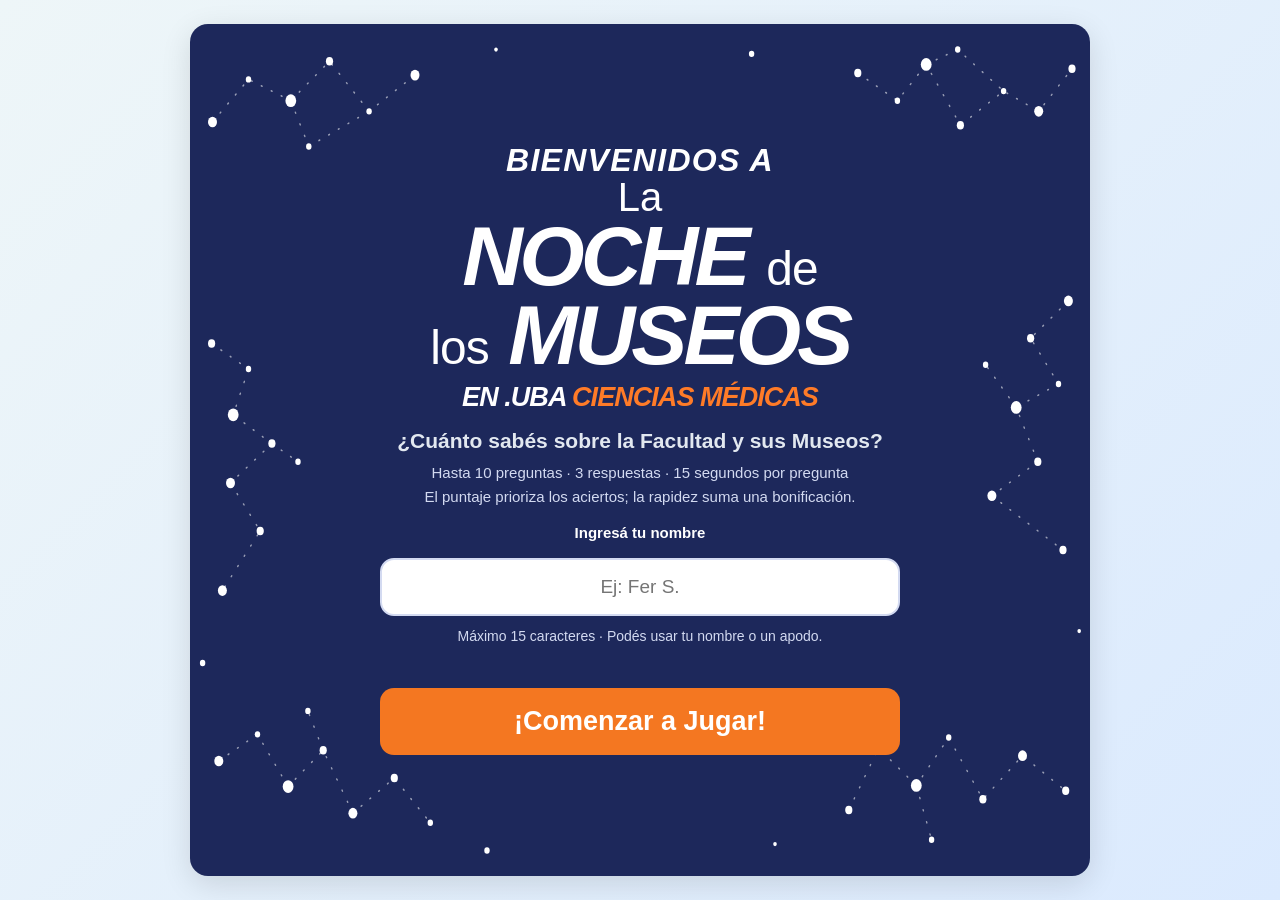
<file: index.html>
<!doctype html>
<html lang="es">
  <head>
    <meta charset="UTF-8" />
    <meta name="viewport" content="width=device-width, initial-scale=1.0" />
    <title>Trivia - Facultad de Medicina UBA y sus Museos</title>
    <link rel="stylesheet" href="style.css" />
  </head>
  <body>
    <!-- Pantalla 1: Ingreso de Nombre -->
    <div id="pantalla-inicio" class="pantalla">
      <svg
        class="constelaciones-bienvenida"
        viewBox="0 0 1000 800"
        preserveAspectRatio="none"
        aria-hidden="true"
        focusable="false"
      >
        <g class="lineas-constelacion">
          <path d="M25 92 65 52 112 72 155 35 199 82 250 48M112 72 132 115 199 82" />
          <path d="M742 46 786 72 818 38 856 95 904 63 943 82 980 42M818 38 853 24 904 63" />
          <path d="M24 300 65 324 48 367 91 394 45 431 78 476 36 532M91 394 120 411" />
          <path d="M976 260 934 295 965 338 918 360 942 411 891 443 970 494M918 360 884 320" />
          <path d="M32 692 75 667 109 716 148 682 181 741 227 708 267 750M148 682 131 645" />
          <path d="M732 738 765 680 807 715 843 670 881 728 925 687 973 720M807 715 824 766" />
        </g>
        <g class="estrellas-constelacion">
          <circle cx="25" cy="92" r="5" />
          <circle cx="65" cy="52" r="3" />
          <circle cx="112" cy="72" r="6" />
          <circle cx="155" cy="35" r="4" />
          <circle cx="199" cy="82" r="3" />
          <circle cx="250" cy="48" r="5" />
          <circle cx="132" cy="115" r="3" />
          <circle cx="742" cy="46" r="4" />
          <circle cx="786" cy="72" r="3" />
          <circle cx="818" cy="38" r="6" />
          <circle cx="856" cy="95" r="4" />
          <circle cx="904" cy="63" r="3" />
          <circle cx="943" cy="82" r="5" />
          <circle cx="980" cy="42" r="4" />
          <circle cx="853" cy="24" r="3" />
          <circle cx="24" cy="300" r="4" />
          <circle cx="65" cy="324" r="3" />
          <circle cx="48" cy="367" r="6" />
          <circle cx="91" cy="394" r="4" />
          <circle cx="45" cy="431" r="5" />
          <circle cx="78" cy="476" r="4" />
          <circle cx="36" cy="532" r="5" />
          <circle cx="120" cy="411" r="3" />
          <circle cx="976" cy="260" r="5" />
          <circle cx="934" cy="295" r="4" />
          <circle cx="965" cy="338" r="3" />
          <circle cx="918" cy="360" r="6" />
          <circle cx="942" cy="411" r="4" />
          <circle cx="891" cy="443" r="5" />
          <circle cx="970" cy="494" r="4" />
          <circle cx="884" cy="320" r="3" />
          <circle cx="32" cy="692" r="5" />
          <circle cx="75" cy="667" r="3" />
          <circle cx="109" cy="716" r="6" />
          <circle cx="148" cy="682" r="4" />
          <circle cx="181" cy="741" r="5" />
          <circle cx="227" cy="708" r="4" />
          <circle cx="267" cy="750" r="3" />
          <circle cx="131" cy="645" r="3" />
          <circle cx="732" cy="738" r="4" />
          <circle cx="765" cy="680" r="5" />
          <circle cx="807" cy="715" r="6" />
          <circle cx="843" cy="670" r="3" />
          <circle cx="881" cy="728" r="4" />
          <circle cx="925" cy="687" r="5" />
          <circle cx="973" cy="720" r="4" />
          <circle cx="824" cy="766" r="3" />
          <circle cx="340" cy="24" r="2" />
          <circle cx="624" cy="28" r="3" />
          <circle cx="14" cy="600" r="3" />
          <circle cx="988" cy="570" r="2" />
          <circle cx="330" cy="776" r="3" />
          <circle cx="650" cy="770" r="2" />
        </g>
      </svg>
      <div class="contenido-bienvenida">
        <h1 class="titulo-bienvenida">
          <span class="titulo-intro">BIENVENIDOS A</span>
          <span class="titulo-la">La</span>
          <span class="titulo-noche">NOCHE <span class="titulo-de">de</span></span>
          <span class="titulo-museos"><span class="titulo-los">los</span> MUSEOS</span>
          <span class="titulo-institucion">EN .UBA <span>CIENCIAS MÉDICAS</span></span>
        </h1>
        <p class="subtitulo">
          ¿Cuánto sabés sobre la Facultad y sus Museos?
        </p>
        <p class="detalle-juego">
          Hasta 10 preguntas · 3 respuestas · 15 segundos por pregunta
        </p>
        <p class="detalle-juego">
          El puntaje prioriza los aciertos; la rapidez suma una bonificación.
        </p>
        <p class="etiqueta-nombre"><strong>Ingresá tu nombre</strong></p>

        <input
          type="text"
          id="nombre-jugador"
          placeholder="Ej: Fer S."
          maxlength="15"
          minlength="2"
          autocomplete="nickname"
          aria-describedby="ayuda-nombre mensaje-nombre"
          required
        />
        <p id="ayuda-nombre" class="ayuda-nombre">
          Máximo 15 caracteres · Podés usar tu nombre o un apodo.
        </p>
        <p
          id="mensaje-nombre"
          class="mensaje-nombre"
          role="alert"
          aria-live="polite"
        ></p>
        <button id="btn-comenzar">¡Comenzar a Jugar!</button>
      </div>
    </div>

    <!-- Pantalla 2: El Juego (Oculto al inicio) -->
    <div id="pantalla-juego" class="pantalla" style="display: none">
      <div class="temporizador-pregunta">
        <div
          class="reloj-pregunta"
          role="timer"
          aria-label="Tiempo para responder"
        >
          <span id="tiempo-restante">15</span>
          <span class="unidad-tiempo">s</span>
        </div>
        <div
          class="barra-tiempo-contenedor"
          role="progressbar"
          aria-label="Tiempo restante"
          aria-valuemin="0"
          aria-valuemax="15"
          aria-valuenow="15"
        >
          <div id="barra-tiempo"></div>
        </div>
      </div>

      <div class="caja-pregunta">
        <h2 id="texto-pregunta">Pregunta aquí...</h2>
        <div id="contenedor-imagen">
          <p id="explicacion-texto" style="display: none"></p>
        </div>
        <div id="opciones-container">
          <!-- Los botones de opciones se cargan dinámicamente -->
        </div>
      </div>
      <footer class="pie-juego">
        <span id="info-jugador">Jugador: </span>
        <span id="info-puntaje">Puntaje: 0</span>
      </footer>
    </div>

    <!-- Pantalla 3: Resultado Final (Oculto al inicio) -->
    <div id="pantalla-final" class="pantalla" style="display: none">
      <h2 id="resultado-final"></h2>
      <p id="resultado-categoria"></p>
      <p id="resultado-detalle"></p>
      <p id="resultado-tiempo"></p>
      <p id="estado-guardado" role="status" aria-live="polite"></p>
      <button class="btn-secundario" id="btn-ver-ranking-tiempos-final">
        🏆 Ver Top 10 global
      </button>
      <footer class="banner-institucional">
        <img
          src="imagenes/banner-noche-museos.svg"
          alt="La Noche de los Museos 2026 · .UBA Ciencias Médicas"
        />
      </footer>
    </div>

    <!-- Pantalla 4: Ranking global -->
    <div id="pantalla-ranking-tiempos" class="pantalla" style="display: none">
      <div class="ranking-encabezado">
        <div class="ranking-trofeo" aria-hidden="true">🏆</div>
        <h2>Top 10 global</h2>
        <p class="detalle-juego">
          Los mejores exploradores de todos los visitantes.
        </p>
      </div>

      <p
        id="estado-ranking-global"
        class="estado-ranking-global"
        role="status"
        aria-live="polite"
      ></p>

      <div id="ranking-podio" class="ranking-podio"></div>
      <ol id="lista-ranking-tiempos" class="lista-ranking-global"></ol>

      <button class="btn-secundario" id="btn-volver-ranking-tiempos">
        Volver
      </button>
      <footer class="banner-institucional">
        <img
          src="imagenes/banner-noche-museos.svg"
          alt="La Noche de los Museos 2026 · .UBA Ciencias Médicas"
        />
      </footer>
    </div>

    <script src="preguntas.js"></script>
  </body>
</html>
</file>
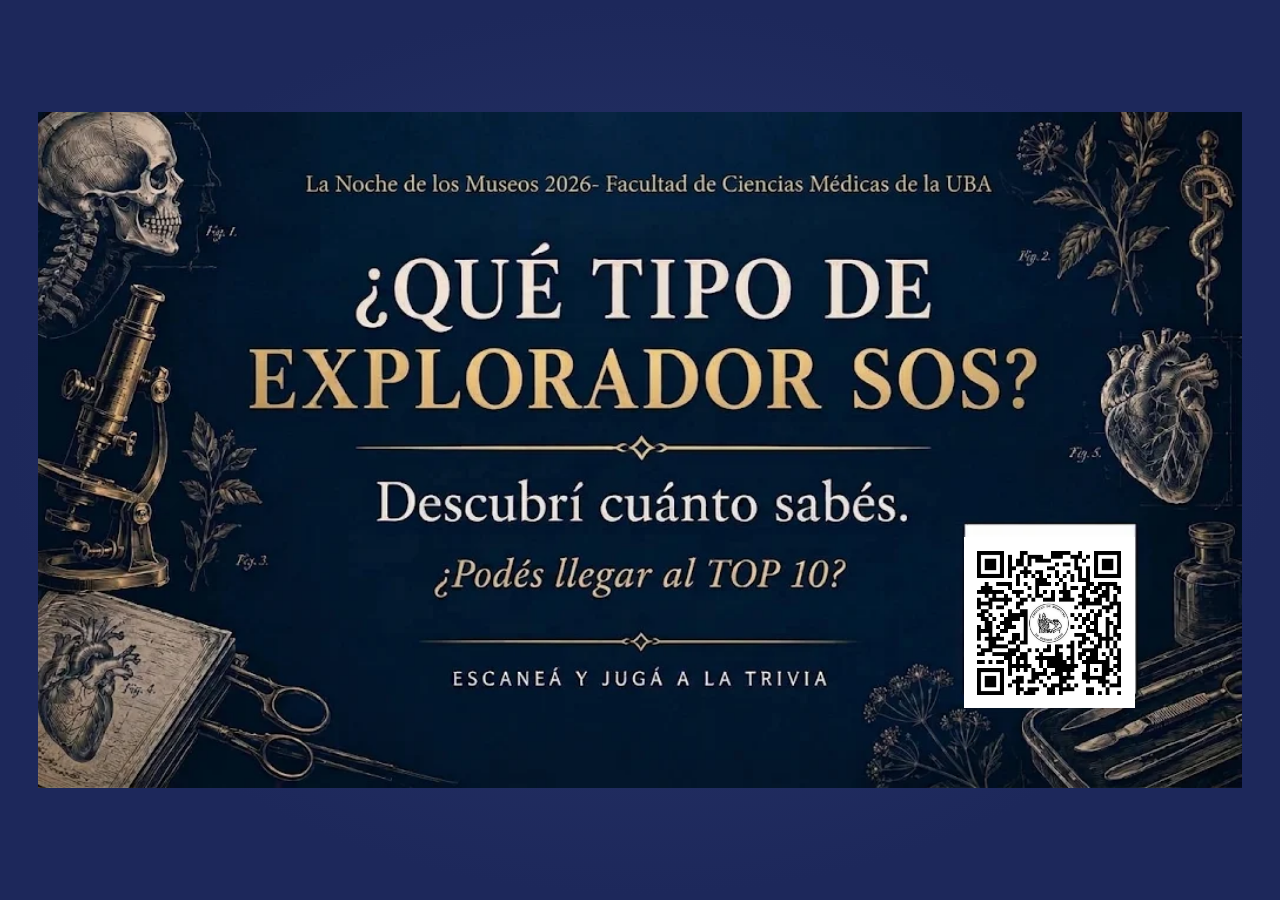
<file: museos.html>
<!doctype html>
<html lang="es">
  <head>
    <meta charset="utf-8" />
    <meta
      name="viewport"
      content="width=device-width,initial-scale=1,viewport-fit=cover"
    />
    <meta name="theme-color" content="#1d285b" />
    <title>Museos · Facultad de Medicina</title>
    <style>
      :root {
        --navy: #1d285b;
        --orange: #f47721;
        --gold: #e7bd72;
        --cream: #f5ead6;
      }
      * {
        box-sizing: border-box;
      }
      html,
      body {
        margin: 0;
        width: 100%;
        height: 100%;
        overflow: hidden;
        background: var(--navy);
        font-family: Arial, Helvetica, sans-serif;
        color: var(--cream);
      }
      .screen {
        position: absolute;
        inset: 0;
        display: none;
        align-items: center;
        justify-content: center;
        background: radial-gradient(
          ellipse at center,
          #29376b 0%,
          var(--navy) 70%
        );
        padding: 2.5vh 3vw;
      }
      .screen.active {
        display: flex;
      }
      .poster-wrap {
        width: 100%;
        height: 100%;
        display: flex;
        align-items: center;
        justify-content: center;
      }
      .poster-frame {
        position: relative;
        width: min(100%, 152vh);
        aspect-ratio: 8/5;
      }
      .poster {
        display: block;
        width: 100%;
        height: 100%;
        object-fit: contain;
      }
      /* QR ubicado sobre el recuadro blanco reservado en el afiche */
      .poster-qr {
        position: absolute;
        width: 14.2%;
        height: auto;
        aspect-ratio: 1;
        object-fit: contain;
        right: 8.9%;
        bottom: 15.7%;
        background: white;
        padding: 0.45%;
      }
      .invite {
        width: min(94vw, 1050px);
        max-height: 94vh;
        display: grid;
        grid-template-columns: 1fr minmax(220px, 35%);
        gap: clamp(20px, 4vw, 64px);
        align-items: center;
        border: 1px solid rgba(231, 189, 114, 0.55);
        padding: clamp(24px, 5vw, 70px);
        box-shadow:
          0 0 0 8px rgba(231, 189, 114, 0.04),
          0 20px 70px #0005;
      }
      .eyebrow {
        text-transform: uppercase;
        letter-spacing: 0.22em;
        font-size: clamp(12px, 1.5vw, 18px);
        color: var(--orange);
      }
      h1 {
        font-size: clamp(38px, 6.5vw, 86px);
        line-height: 1.03;
        margin: 0.35em 0;
        color: var(--cream);
        font-weight: normal;
      }
      h1 span {
        color: var(--orange);
        font-style: italic;
      }
      .subtitle {
        font-size: clamp(18px, 2.3vw, 30px);
        line-height: 1.35;
        margin: 0 0 1.2em;
      }
      .callout {
        font-family: Arial, sans-serif;
        font-weight: bold;
        letter-spacing: 0.04em;
        text-transform: uppercase;
        color: #fff;
        background: var(--orange);
        display: inline-block;
        padding: 14px 20px;
        font-size: clamp(13px, 1.6vw, 20px);
      }
      .qr-panel {
        text-align: center;
        font-family: Arial, sans-serif;
      }
      .qr-panel img {
        display: block;
        width: min(100%, 340px);
        aspect-ratio: 1;
        object-fit: contain;
        background: white;
        padding: 10px;
        margin: 0 auto 18px;
      }
      .qr-panel p {
        font-size: clamp(14px, 1.7vw, 20px);
        line-height: 1.4;
        margin: 0;
      }
      .footer {
        position: absolute;
        bottom: 2vh;
        left: 0;
        right: 0;
        text-align: center;
        color: var(--orange);
        font:
          11px Arial,
          sans-serif;
        letter-spacing: 0.2em;
        text-transform: uppercase;
        opacity: 0.75;
      }
      .ranking-board {
        width: min(94vw, 900px);
        max-height: 94vh;
        display: flex;
        flex-direction: column;
        border: 1px solid rgba(231, 189, 114, 0.55);
        padding: clamp(16px, 3vh, 32px) clamp(16px, 4vw, 48px);
        box-shadow:
          0 0 0 8px rgba(231, 189, 114, 0.04),
          0 20px 70px #0005;
      }
      .ranking-heading {
        text-align: center;
        margin-bottom: clamp(8px, 1.5vh, 16px);
      }
      .ranking-heading .trophy {
        font-size: clamp(26px, 5vh, 42px);
        line-height: 1;
      }
      .ranking-heading h2 {
        font-size: clamp(30px, 5vh, 48px);
        font-weight: normal;
        color: var(--orange);
        margin: 4px 0;
      }
      .ranking-heading p {
        font:
          clamp(13px, 1.8vh, 17px) Arial,
          sans-serif;
        margin: 0;
        color: #d8c8ac;
      }
      .ranking-status {
        font:
          clamp(13px, 1.8vh, 17px) Arial,
          sans-serif;
        text-align: center;
        margin: 0 0 8px;
        color: var(--orange);
      }
      .ranking-list {
        list-style: none;
        padding: 0;
        margin: 0 auto;
        width: min(100%, 720px);
        overflow-y: auto;
      }
      .ranking-row {
        display: grid;
        grid-template-columns: clamp(34px, 5vh, 46px) minmax(0, 1fr) auto;
        grid-template-areas: "position player score" "position details details";
        align-items: center;
        column-gap: 12px;
        margin-bottom: 6px;
        padding: clamp(7px, 1.2vh, 12px) clamp(10px, 2vw, 18px);
        border: 1px solid rgba(231, 189, 114, 0.32);
        background: rgba(255, 255, 255, 0.06);
        font-family: Arial, sans-serif;
      }
      .ranking-row:first-child {
        border-color: var(--gold);
        background: rgba(231, 189, 114, 0.14);
      }
      .ranking-position {
        grid-area: position;
        text-align: center;
        font-size: clamp(19px, 3vh, 26px);
        font-weight: bold;
        color: var(--gold);
      }
      .ranking-player {
        grid-area: player;
        min-width: 0;
        overflow-wrap: anywhere;
        font-size: clamp(15px, 2.2vh, 20px);
        font-weight: bold;
      }
      .ranking-score {
        grid-area: score;
        white-space: nowrap;
        font-size: clamp(15px, 2.2vh, 20px);
        font-weight: bold;
        color: var(--gold);
      }
      .ranking-details {
        grid-area: details;
        margin-top: 3px;
        font-size: clamp(11px, 1.6vh, 14px);
        color: #d8c8ac;
      }
      .ranking-list:empty {
        display: none;
      }

      /* Tarjetas educativas basadas exclusivamente en la hoja Preguntas de Google Sheets */
      .learning-card {
        width: min(92vw, 1180px);
        max-height: 92vh;
        display: grid;
        grid-template-columns: minmax(0, 1.1fr) minmax(260px, 0.9fr);
        gap: clamp(22px, 4vw, 58px);
        align-items: center;
        border: 1px solid rgba(231, 189, 114, 0.65);
        padding: clamp(22px, 4vw, 56px);
        box-shadow:
          0 0 0 8px rgba(231, 189, 114, 0.04),
          0 20px 70px #0005;
        background: var(--navy);
      }
      .learning-copy {
        min-width: 0;
      }
      .learning-label {
        font:
          700 clamp(12px, 1.5vw, 18px) Arial,
          sans-serif;
        letter-spacing: 0.18em;
        text-transform: uppercase;
        color: var(--orange);
        margin-bottom: clamp(12px, 2vh, 22px);
      }
      .learning-question {
        font-size: clamp(27px, 4.1vw, 54px);
        line-height: 1.13;
        font-weight: normal;
        margin: 0 0 0.6em;
        color: var(--cream);
        overflow-wrap: anywhere;
      }
      .learning-answer {
        font-size: clamp(24px, 3.5vw, 44px);
        line-height: 1.15;
        color: var(--orange);
        margin: 0.2em 0 0.45em;
      }
      .learning-explanation {
        font:
          clamp(17px, 2vw, 25px)/1.45 Arial,
          sans-serif;
        color: #f5ead6;
        margin: 0;
        overflow-wrap: anywhere;
      }
      .learning-image-wrap {
        width: 100%;
        height: min(52vh, 520px);
        display: flex;
        align-items: center;
        justify-content: center;
        background: rgba(255, 255, 255, 0.04);
        border: 1px solid rgba(231, 189, 114, 0.25);
        padding: 10px;
      }
      .learning-image {
        display: block;
        max-width: 100%;
        max-height: 100%;
        object-fit: contain;
      }
      .learning-image-placeholder {
        font:
          clamp(15px, 2vw, 22px) Arial,
          sans-serif;
        color: #d8c8ac;
        text-align: center;
        padding: 20px;
      }
      .learning-progress {
        position: absolute;
        left: 0;
        bottom: 0;
        height: 5px;
        background: var(--gold);
        width: 100%;
        transform-origin: left;
        animation: learningCountdown 15s linear forwards;
      }
      @keyframes learningCountdown {
        from {
          transform: scaleX(1);
        }
        to {
          transform: scaleX(0);
        }
      }
      .learning-footer {
        position: absolute;
        bottom: 2vh;
        left: 0;
        right: 0;
        text-align: center;
        font:
          11px Arial,
          sans-serif;
        letter-spacing: 0.15em;
        text-transform: uppercase;
        color: var(--orange);
        opacity: 0.8;
      }
      @media (orientation: portrait) {
        .learning-card {
          grid-template-columns: 1fr;
          gap: 18px;
          text-align: center;
          padding: 5vw 7vw;
          max-height: 96vh;
        }
        .learning-question {
          font-size: clamp(25px, 6vw, 42px);
        }
        .learning-answer {
          font-size: clamp(23px, 5vw, 36px);
        }
        .learning-explanation {
          font-size: clamp(15px, 3.5vw, 21px);
        }
        .learning-image-wrap {
          height: min(32vh, 300px);
        }
        .learning-footer {
          font-size: 9px;
        }
      }
      @media (orientation: portrait) {
        .screen {
          padding: 2vw;
        }
        .poster-frame {
          width: min(100%, 153.6vh);
        }
        .poster-qr {
          width: 14.2%;
          right: 8.9%;
          bottom: 15.7%;
        }
        .invite {
          grid-template-columns: 1fr;
          gap: 18px;
          text-align: center;
          padding: 5vw 7vw;
          max-height: 96vh;
        }
        .invite h1 {
          font-size: clamp(30px, 8vw, 54px);
          margin: 0.2em 0;
        }
        .subtitle {
          font-size: clamp(15px, 3.6vw, 21px);
          margin-bottom: 0.7em;
        }
        .qr-panel {
          display: flex;
          align-items: center;
          justify-content: center;
          gap: 16px;
        }
        .qr-panel img {
          width: min(35vw, 190px);
          margin: 0;
        }
        .qr-panel p {
          max-width: 180px;
          font-size: clamp(12px, 3vw, 16px);
        }
        .footer {
          font-size: 9px;
          letter-spacing: 0.12em;
        }
      }
      @media (max-width: 500px) and (orientation: portrait) {
        .invite {
          gap: 12px;
        }
        .qr-panel {
          flex-direction: column;
        }
        .qr-panel img {
          width: min(44vw, 180px);
        }
        .qr-panel p {
          max-width: unset;
        }
      }
    </style>
  </head>
  <body>
    <section
      class="screen active"
      id="welcome"
      aria-label="Publicidad de bienvenida"
    >
      <div class="poster-wrap">
        <div class="poster-frame">
          <img
            class="poster"
            src="imagenes/publicidad-museo.png"
            alt="¿Qué tipo de explorador sos? Museos · Facultad de Medicina"
          /><img
            class="poster-qr"
            src="imagenes/qr-trivia.png"
            alt="Código QR para entrar a la trivia"
          />
        </div>
      </div>
    </section>

    <section class="screen" id="play" aria-label="Invitación a jugar">
      <div class="invite">
        <div>
          <div class="eyebrow">
            La Noche de los Museos 2026 · Facultad de Ciencias Médicas de la UBA
          </div>
          <h1>¿Podés llegar<br />al <span>TOP 10?</span></h1>
          <p class="subtitle">
            Poné a prueba tus conocimientos y descubrí cuánto sabés sobre la
            facultad de la ciencias médicas y sus museos.
          </p>

          <div class="callout">Escaneá y jugá</div>
        </div>
        <div class="qr-panel">
          <img
            src="imagenes/qr-trivia.png"
            alt="Escaneá este código QR para jugar"
          />
          <p>Usá la cámara de tu celular para entrar a la trivia.</p>
        </div>
      </div>
      <div class="footer">
        Una experiencia interactiva de los Museos · Facultad de Medicina
      </div>
    </section>
    <section
      class="screen"
      id="ranking"
      aria-label="Top 10 global de la trivia"
    >
      <div class="ranking-board">
        <header class="ranking-heading">
          <div class="trophy" aria-hidden="true">🏆</div>
          <h2>Top 10 global</h2>
          <p>Los mejores exploradores de todos los visitantes</p>
        </header>
        <p
          class="ranking-status"
          id="ranking-status"
          role="status"
          aria-live="polite"
        >
          Preparando ranking global...
        </p>
        <ol class="ranking-list" id="ranking-list"></ol>
      </div>
    </section>
    <script>
      // Pantallas publicitarias y contenidos educativos. La trivia y su codigo no se modifican.
      const welcomeScreen = document.getElementById("welcome");
      const playScreen = document.getElementById("play");
      const rankingScreen = document.getElementById("ranking");
      const screens = [welcomeScreen, playScreen, rankingScreen];
      const intervalMs = 15000;

      const rankingUrl =
        "https://script.google.com/macros/s/AKfycbyjcbMQtLozRZ99xHKIiKzR17k_KSUp8u3wE8X7IJmgrw93RRqdNUYfbNULxSxYZabI/exec";

      const questionsCsvUrl =
        "https://docs.google.com/spreadsheets/d/e/2PACX-1vSxR5khOYaHreha63-QmafA51erModGXeEL2-Ycgh8kYsURMHZm5DIi7KD4ZBdc7w-mZ6El0-o2td8k/pub?gid=0&single=true&output=csv";

      let timer;
      let rankingRequest = 0;
      let rotation = [];
      let rotationIndex = 0;
      let educationalScreens = [];
      let questionsLoaded = false;

      async function loadRanking() {
        const request = ++rankingRequest;
        const status = document.getElementById("ranking-status");
        const list = document.getElementById("ranking-list");
        status.textContent = "⏳ Cargando ranking global...";
        list.replaceChildren();
        try {
          const response = await fetch(
            `${rankingUrl}?tipo=ranking&ts=${Date.now()}`,
          );
          if (!response.ok) throw new Error(`HTTP ${response.status}`);
          const ranking = await response.json();
          if (!Array.isArray(ranking))
            throw new Error("La respuesta del ranking no es válida.");
          if (request !== rankingRequest) return;
          if (ranking.length === 0) {
            status.textContent =
              "Todavía no hay resultados en el ranking global.";
            return;
          }
          const top10 = ranking.slice(0, 10);
          top10.forEach((entry, index) => {
            const row = document.createElement("li");
            row.className = "ranking-row";
            const position = document.createElement("span");
            position.className = "ranking-position";
            position.textContent =
              index === 0
                ? "🥇"
                : index === 1
                  ? "🥈"
                  : index === 2
                    ? "🥉"
                    : String(index + 1);
            const player = document.createElement("span");
            player.className = "ranking-player";
            player.textContent = entry.nombre || "Visitante";
            const score = document.createElement("span");
            score.className = "ranking-score";
            const points = Number(entry.puntaje);
            score.textContent = Number.isFinite(points) ? `${points} pts` : "—";
            const details = document.createElement("span");
            details.className = "ranking-details";
            const correct = Number(entry.correctas),
              questions = Number(entry.cantidad_preguntas),
              seconds = Number(entry.tiempo);
            const accuracy =
              Number.isFinite(correct) && Number.isFinite(questions)
                ? `${correct}/${questions} aciertos`
                : "Aciertos —";
            const time = Number.isFinite(seconds)
              ? `${seconds.toFixed(1)} s`
              : "Tiempo —";
            details.textContent = `${accuracy} · ${time}`;
            row.append(position, player, score, details);
            list.append(row);
          });
          status.textContent = `Ranking global · ${top10.length} ${top10.length === 1 ? "resultado destacado" : "resultados destacados"}`;
        } catch (error) {
          if (request !== rankingRequest) return;
          console.error("No se pudo cargar el ranking global.", error);
          status.textContent =
            "⚠️ No se pudo cargar el ranking global. Revisá la conexión.";
        }
      }

      // Parser CSV que respeta comas y comillas dentro de las celdas.
      function parseCSV(text) {
        const rows = [];
        let row = [],
          field = "",
          quoted = false;
        for (let i = 0; i < text.length; i++) {
          const ch = text[i],
            next = text[i + 1];
          if (ch === '"' && quoted && next === '"') {
            field += '"';
            i++;
          } else if (ch === '"') quoted = !quoted;
          else if (ch === "," && !quoted) {
            row.push(field);
            field = "";
          } else if ((ch === "\n" || ch === "\r") && !quoted) {
            if (ch === "\r" && next === "\n") i++;
            row.push(field);
            if (row.some((cell) => cell.trim() !== "")) rows.push(row);
            row = [];
            field = "";
          } else field += ch;
        }
        if (field.length || row.length) {
          row.push(field);
          if (row.some((cell) => cell.trim() !== "")) rows.push(row);
        }
        return rows;
      }
      function escapeText(value) {
        return String(value ?? "").trim();
      }
      function resolveImage(value) {
        const raw = escapeText(value);
        if (!raw) return "";
        if (/^(https?:)?\/\//i.test(raw) || raw.startsWith("data:")) return raw;
        return `imagenes/${raw.replace(/^\.\//, "").replace(/^imagenes\//, "")}`;
      }
      function buildQuestionObjects(csvText) {
        const rows = parseCSV(csvText);
        if (rows.length < 2) return [];
        return rows
          .slice(1)
          .map((cols, idx) => {
            const answerNumber = Number.parseInt(escapeText(cols[5]), 10);
            const options = [cols[2], cols[3], cols[4]].map(escapeText);
            const answer =
              answerNumber >= 1 && answerNumber <= 3
                ? options[answerNumber - 1]
                : "";
            return {
              id: escapeText(cols[0]) || String(idx + 1),
              question: escapeText(cols[1]),
              answer,
              explanation: escapeText(cols[6]),
              image: resolveImage(cols[7]),
            };
          })
          .filter((q) => q.question && (q.answer || q.explanation));
      }
      function createLearningScreen(question, mode) {
        const section = document.createElement("section");
        section.className = "screen learning-screen";
        section.setAttribute(
          "aria-label",
          mode === "question"
            ? "Pista de la trivia"
            : "Respuesta y explicación de la trivia",
        );
        const card = document.createElement("div");
        card.className = "learning-card";
        const copy = document.createElement("div");
        copy.className = "learning-copy";
        const label = document.createElement("div");
        label.className = "learning-label";
        const title = document.createElement("h2");
        title.className = "learning-question";
        const answer = document.createElement("p");
        answer.className = "learning-answer";
        const explanation = document.createElement("p");
        explanation.className = "learning-explanation";
        const imageWrap = document.createElement("div");
        imageWrap.className = "learning-image-wrap";
        if (question.image) {
          const img = document.createElement("img");
          img.className = "learning-image";
          img.src = question.image;
          img.alt = "Imagen asociada a una pregunta de la trivia";
          img.loading = "eager";
          img.onerror = () => {
            img.remove();
            const placeholder = document.createElement("div");
            placeholder.className = "learning-image-placeholder";
            placeholder.textContent = "Museos · Facultad de Medicina";
            imageWrap.append(placeholder);
          };
          imageWrap.append(img);
        } else {
          const placeholder = document.createElement("div");
          placeholder.className = "learning-image-placeholder";
          placeholder.textContent = "Museos · Facultad de Medicina";
          imageWrap.append(placeholder);
        }
        if (mode === "question") {
          label.textContent = "Pista para explorar";
          title.textContent = question.question;
          explanation.textContent =
            "¿Conocés la respuesta? Muy pronto vas a descubrirla.";
          answer.hidden = true;
        } else {
          label.textContent = "La respuesta";
          title.textContent = question.question;
          answer.textContent = question.answer
            ? `Respuesta: ${question.answer}`
            : "";
          answer.hidden = !question.answer;
          explanation.textContent =
            question.explanation ||
            "¡Seguí explorando la historia de la medicina en nuestros museos!";
        }
        copy.append(label, title, answer, explanation);
        card.append(copy, imageWrap);
        section.append(card);
        const footer = document.createElement("div");
        footer.className = "learning-footer";
        footer.textContent = "Trivia · Museos · Facultad de Medicina";
        section.append(footer);
        const progress = document.createElement("div");
        progress.className = "learning-progress";
        section.append(progress);
        document.body.append(section);
        educationalScreens.push(section);
        return section;
      }
      function buildRotation(questions) {
        // Intercalamos la pregunta, otras pantallas publicitarias y luego su respuesta.
        // Se conserva la bienvenida, la invitación a jugar y el ranking originales.
        const slides = [welcomeScreen, playScreen];
        if (questions.length) {
          const selected = questions
            .slice()
            .sort(() => Math.random() - 0.5)
            .slice(0, Math.min(10, questions.length));
          selected.forEach((q) => {
            slides.push(createLearningScreen(q, "question"));
            slides.push(rankingScreen);
            slides.push(createLearningScreen(q, "answer"));
            slides.push(playScreen);
          });
        }
        slides.push(rankingScreen);
        rotation = slides;
        rotationIndex = 0;
      }
      async function loadQuestionsForAdvertising() {
        try {
          const response = await fetch(`${questionsCsvUrl}&ts=${Date.now()}`, {
            cache: "no-store",
          });
          if (!response.ok) throw new Error(`HTTP ${response.status}`);
          const csv = await response.text();
          const questions = buildQuestionObjects(csv);
          if (!questions.length)
            throw new Error("No se encontraron preguntas válidas.");
          buildRotation(questions);
        } catch (error) {
          console.warn(
            "No se pudieron cargar preguntas para publicidad. Se mostrarán las tres pantallas habituales.",
            error,
          );
          rotation = [welcomeScreen, playScreen, rankingScreen];
        } finally {
          questionsLoaded = true;
        }
      }
      function showNext() {
        if (!questionsLoaded) {
          timer = setTimeout(showNext, 500);
          return;
        }
        const screen = rotation[rotationIndex % rotation.length];
        document
          .querySelectorAll(".screen")
          .forEach((s) => s.classList.toggle("active", s === screen));
        if (screen === rankingScreen) loadRanking();
        rotationIndex = (rotationIndex + 1) % rotation.length;
        clearTimeout(timer);
        timer = setTimeout(showNext, intervalMs);
      }
      document.addEventListener("click", () => {
        clearTimeout(timer);
        showNext();
      });
      document.addEventListener("keydown", (e) => {
        if (e.key === "ArrowRight" || e.key === " ") {
          e.preventDefault();
          clearTimeout(timer);
          showNext();
        } else if (e.key === "ArrowLeft") {
          e.preventDefault();
          clearTimeout(timer);
          rotationIndex =
            (rotationIndex - 2 + rotation.length) % rotation.length;
          showNext();
        }
      });
      loadQuestionsForAdvertising().then(() => showNext());
    </script>
  </body>
</html>
</file>
<file: style.css>
* {
  box-sizing: border-box;
}

:root {
  --azul: #164e63;
  --azul-secundario: #0e7490;
  --fondo: #eef6f8;
  --verde: #16a34a;
  --rojo: #dc2626;
  --gris: #e2e8f0;
  --texto: #17202a;
}

body {
  min-height: 100vh;
  margin: 0;
  padding: 24px 14px;
  background: linear-gradient(135deg, var(--fondo), #dbeafe);
  color: var(--texto);
  font-family: Arial, Helvetica, sans-serif;
}

.pantalla {
  width: min(100%, 900px);
  min-height: calc(100vh - 48px);
  margin: 0 auto;
  padding: clamp(18px, 4vw, 36px);
  border-radius: 18px;
  background: #fff;
  box-shadow: 0 8px 30px rgb(0 0 0 / 12%);
  text-align: center;
}

h1,
.pantalla > h2 {
  margin: 8px 0 18px;
  color: var(--azul);
}

h1 {
  font-size: clamp(30px, 7vw, 48px);
}

.pantalla p {
  font-size: clamp(17px, 3.5vw, 21px);
  line-height: 1.45;
}

.detalle-juego,
.etiqueta-nombre {
  font-size: 15px !important;
}

.etiqueta-nombre {
  margin-bottom: 4px;
}

#nombre-jugador {
  width: min(100%, 520px);
  margin: 10px 0;
  padding: 16px 18px;
  border: 2px solid #cbd5e1;
  border-radius: 14px;
  font: inherit;
  font-size: 19px;
  text-align: center;
}

#nombre-jugador:focus-visible,
button:focus-visible {
  outline: 3px solid #38bdf8;
  outline-offset: 3px;
}

.ayuda-nombre {
  margin: 0 auto 4px !important;
  color: #64748b;
  font-size: 14px !important;
}

.mensaje-nombre {
  width: min(100%, 520px);
  min-height: 22px;
  margin: 6px auto 0 !important;
  padding: 0 8px;
  font-size: 15px !important;
  font-weight: 700;
  line-height: 1.35;
}

.mensaje-nombre.error {
  color: var(--rojo);
}

.mensaje-nombre.exito {
  color: var(--verde);
}

#nombre-jugador:invalid {
  box-shadow: none;
}

button {
  border: 0;
  border-radius: 14px;
  cursor: pointer;
  font-family: inherit;
  touch-action: manipulation;
}

#btn-comenzar {
  display: block;
  width: min(100%, 520px);
  margin: 18px auto;
  padding: 18px 22px;
  background: var(--azul);
  color: #fff;
  font-size: clamp(20px, 4vw, 27px);
  font-weight: 700;
}

#btn-comenzar:hover {
  background: var(--azul-secundario);
}

.btn-secundario {
  display: block;
  width: min(100%, 520px);
  margin: 14px auto;
  padding: 14px 18px;
  background: var(--gris);
  color: var(--azul);
  font-size: 18px;
  font-weight: 700;
}

.btn-secundario:hover {
  background: #cbd5e1;
}

#pantalla-ranking-tiempos {
  display: flex;
  flex-direction: column;
  align-items: center;
  max-width: 760px;
  color: var(--azul);
  font-family: Arial, Helvetica, sans-serif;
}

#pantalla-ranking-tiempos #btn-volver-ranking-tiempos {
  background: #f47721;
  color: #fff;
}

#pantalla-ranking-tiempos #btn-volver-ranking-tiempos:hover {
  background: #df6414;
}

.ranking-encabezado {
  margin-bottom: 6px;
}

.ranking-trofeo {
  font-size: clamp(42px, 9vw, 64px);
  line-height: 1;
  margin-bottom: 4px;
}

.ranking-encabezado h2 {
  margin-bottom: 6px;
}

.ranking-podio {
  display: grid;
  grid-template-columns: repeat(3, 1fr);
  gap: 12px;
  align-items: end;
  width: min(100%, 700px);
  margin: 18px auto 20px;
}

.tarjeta-podio {
  padding: 16px 10px;
  border: 1px solid var(--gris);
  border-radius: 16px;
  background: #fff;
  box-shadow: 0 5px 16px rgba(0, 0, 0, 0.08);
  text-align: center;
}

.tarjeta-podio.puesto-1 {
  order: 2;
  transform: translateY(-8px);
  border-width: 2px;
}

.tarjeta-podio.puesto-2 {
  order: 1;
}

.tarjeta-podio.puesto-3 {
  order: 3;
}

.podio-medalla {
  font-size: 34px;
  line-height: 1.1;
}

.podio-puesto {
  margin-top: 3px;
  font-size: 12px;
  font-weight: 800;
  text-transform: uppercase;
  letter-spacing: 0.05em;
  opacity: 0.7;
}

.podio-nombre {
  margin-top: 7px;
  font-size: clamp(16px, 3.8vw, 20px);
  font-weight: 800;
  overflow-wrap: anywhere;
}

.podio-puntaje {
  margin-top: 5px;
  font-size: clamp(20px, 4.5vw, 27px);
  font-weight: 900;
}

.podio-detalle {
  margin-top: 3px;
  font-size: 13px;
  opacity: 0.72;
}

.lista-ranking-global {
  width: min(100%, 700px);
  margin: 10px auto 24px;
  padding: 0;
  list-style: none;
  text-align: left;
}

.fila-ranking-global {
  display: grid;
  grid-template-columns: 36px minmax(0, 1fr) auto;
  grid-template-areas:
    "pos nombre puntaje"
    "pos meta meta";
  column-gap: 10px;
  align-items: center;
  margin-bottom: 8px;
  padding: 10px 13px;
  border: 1px solid var(--gris);
  border-radius: 12px;
  background: rgba(255, 255, 255, 0.78);
}

.ranking-posicion {
  grid-area: pos;
  font-size: 19px;
  font-weight: 900;
  text-align: center;
}

.ranking-nombre {
  grid-area: nombre;
  min-width: 0;
  font-size: 17px;
  font-weight: 800;
  overflow-wrap: anywhere;
}

.ranking-puntaje {
  grid-area: puntaje;
  font-size: 17px;
  font-weight: 900;
  white-space: nowrap;
}

.ranking-meta {
  grid-area: meta;
  margin-top: 2px;
  padding-left: 0;
  font-size: 13px;
  opacity: 0.68;
}

@media (max-width: 560px) {
  .ranking-podio {
    gap: 7px;
  }

  .tarjeta-podio {
    padding: 12px 6px;
    border-radius: 12px;
  }

  .podio-medalla {
    font-size: 28px;
  }

  .podio-nombre {
    font-size: 15px;
  }

  .podio-puntaje {
    font-size: 19px;
  }

  .fila-ranking-global {
    grid-template-columns: 30px minmax(0, 1fr) auto;
    padding: 9px 10px;
  }
}

#contenedor-ranking {
  width: min(100%, 520px);
  margin: 30px auto 0;
  padding-top: 18px;
  border-top: 1px solid var(--gris);
  text-align: left;
}

#contenedor-ranking h3 {
  margin: 0 0 12px;
  color: var(--azul);
  font-size: 20px;
}

#lista-ranking {
  margin: 0;
  padding-left: 28px;
  font-size: 17px;
  line-height: 1.8;
}

#pantalla-juego {
  display: flex;
  flex-direction: column;
  align-items: stretch;
}

.temporizador-pregunta {
  display: flex;
  align-items: center;
  gap: 16px;
  margin-bottom: 18px;
}

.reloj-pregunta {
  display: flex;
  flex: 0 0 68px;
  width: 68px;
  height: 68px;
  align-items: center;
  justify-content: center;
  border: 3px solid var(--azul-secundario);
  border-radius: 50%;
  color: var(--azul);
  font-size: 27px;
  font-weight: 700;
  font-variant-numeric: tabular-nums;
  transition:
    border-color 150ms ease,
    color 150ms ease;
}

.unidad-tiempo {
  margin-left: 2px;
  font-size: 13px;
}

.reloj-pregunta.reloj-urgente {
  border-color: var(--rojo);
  color: var(--rojo);
}

.barra-tiempo-contenedor {
  flex: 1;
  min-width: 0;
  height: 14px;
  margin: 0;
  overflow: hidden;
  border: 1px solid #cbd5e1;
  border-radius: 999px;
  background: #e2e8f0;
}

#barra-tiempo {
  width: 100%;
  height: 100%;
  border-radius: inherit;
  background: var(--verde);
  transition:
    width 50ms linear,
    background-color 250ms ease;
}

.reloj-pregunta.reloj-urgente ~ .barra-tiempo-contenedor #barra-tiempo {
  background: var(--rojo);
}

.pie-juego {
  display: flex;
  justify-content: space-between;
  gap: 12px;
  margin-top: auto;
  padding-top: 18px;
  border-top: 1px solid var(--gris);
  color: var(--azul);
  font-size: clamp(17px, 4vw, 22px);
  font-weight: 700;
  text-align: left;
}

.caja-pregunta {
  padding-top: 10px;
}

#texto-pregunta {
  margin: 20px 0;
  color: #1d285b;
  font-family: "Arial Black", Arial, Helvetica, sans-serif;
  font-size: clamp(24px, 5vw, 35px);
  font-style: normal;
  font-weight: 900;
  line-height: 1.25;
}

#contenedor-imagen {
  display: flex;
  position: relative;
  min-height: 170px;
  max-height: 300px;
  margin: 16px 0;
  align-items: center;
  justify-content: center;
  overflow: hidden;
  border-radius: 18px;
  background: #e2e8f0;
}

#contenedor-imagen:not(.con-imagen):not(.toast-sin-imagen) {
  display: none;
}

#contenedor-imagen img {
  width: 100%;
  max-width: 100%;
  max-height: 300px !important;
  margin: 0 !important;
  object-fit: contain;
}

#opciones-container {
  display: grid;
  grid-template-columns: 1fr;
  gap: 14px;
}

.btn-opcion {
  width: 100%;
  min-height: 72px;
  padding: 17px;
  background: var(--gris);
  color: #1d285b;
  font-family: "Arial Black", Arial, Helvetica, sans-serif;
  font-size: clamp(18px, 4vw, 24px);
  font-style: normal;
  font-weight: 900;
  text-align: left;
  transition:
    background-color 150ms ease,
    color 150ms ease;
}

.btn-opcion:not(:disabled):hover {
  background: #cbd5e1;
}

.btn-opcion:disabled {
  cursor: default;
}

#explicacion-texto {
  position: absolute;
  z-index: 1;
  right: 12px;
  bottom: 12px;
  left: 12px;
  max-height: calc(100% - 16px);
  margin: 0;
  overflow-y: auto;
  padding: 10px 14px;
  border: 2px solid #f59e0b;
  border-left-width: 8px;
  border-radius: 14px;
  background: rgb(255 251 235 / 96%);
  box-shadow: 0 4px 14px rgb(0 0 0 / 28%);
  backdrop-filter: blur(6px);
  color: #f47721;
  font-size: clamp(15px, 3vw, 18px);
  font-weight: 600;
  line-height: 1.4;
  text-align: left;
}

#explicacion-texto::before {
  display: block;
  margin-bottom: 6px;
  color: #f47721;
  content: "💡 Explicación";
  font-size: 17px;
  font-weight: 700;
}

#resultado-final {
  width: min(100%, 680px);
  margin: 24px auto;
  color: var(--azul);
  font-family: Arial, Helvetica, sans-serif;
  font-size: clamp(25px, 5vw, 38px);
  font-weight: 700;
  line-height: 1.35;
}

#resultado-categoria {
  margin: 0 auto 12px;
  color: var(--azul);
  font-family: Arial, Helvetica, sans-serif;
  font-size: clamp(18px, 4vw, 23px);
  font-weight: 700;
}

#resultado-detalle {
  width: min(100%, 720px);
  margin: 0 auto 16px;
  padding: 16px 20px;
  border: 2px solid var(--gris);
  border-radius: 16px;
  background: var(--gris);
  color: var(--azul);
  font-family: Arial, Helvetica, sans-serif;
  font-size: clamp(18px, 4vw, 22px);
  font-weight: 800;
  box-shadow: 0 8px 20px rgb(23 32 42 / 12%);
}

#pantalla-final #btn-ver-ranking-tiempos-final {
  background: #f47721;
  color: #fff;
}

#pantalla-final #btn-ver-ranking-tiempos-final:hover {
  background: #df6414;
}

#resultado-tiempo {
  margin: 0 auto 20px;
  color: var(--azul);
  font-family: Arial, Helvetica, sans-serif;
  font-size: clamp(18px, 4vw, 22px);
  font-weight: 700;
}

#pantalla-final {
  display: flex;
  flex-direction: column;
  align-items: center;
}

.banner-institucional {
  width: 100%;
  margin-top: auto;
}

.banner-institucional img {
  display: block;
  width: min(100%, 760px);
  height: auto;
  margin: 0 auto;
}

@media (min-width: 650px) {
  #opciones-container {
    grid-template-columns: 1fr 1fr;
  }

  .btn-opcion:last-child {
    grid-column: 1 / -1;
  }
}

@media (max-width: 600px) {
  body {
    min-height: 100dvh;
    padding: 6px 8px;
  }

  .pantalla {
    min-height: calc(100vh - 12px);
    min-height: calc(100dvh - 12px);
    padding: 12px 10px;
  }

  #pantalla-final {
    min-height: calc(100vh - 12px);
    min-height: calc(100dvh - 12px);
  }

  #pantalla-juego {
    height: calc(100vh - 12px);
    height: calc(100dvh - 12px);
    min-height: 0;
    overflow: hidden;
    padding: 8px;
  }

  .temporizador-pregunta {
    flex: 0 0 auto;
    gap: 8px;
    margin-bottom: 4px;
  }

  .reloj-pregunta {
    flex-basis: 42px;
    width: 42px;
    height: 42px;
    border-width: 2px;
    font-size: 18px;
  }

  .caja-pregunta {
    display: flex;
    flex: 1 1 auto;
    min-height: 0;
    flex-direction: column;
    padding-top: 0;
  }

  #texto-pregunta {
    flex: 0 0 auto;
    margin: 4px 0 6px;
    font-size: clamp(18px, 4.5vw, 24px);
    line-height: 1.15;
  }

  #contenedor-imagen {
    flex: 1 1 110px;
    height: auto;
    min-height: 90px;
    max-height: none;
    margin: 0 0 6px;
  }

  #contenedor-imagen img {
    max-height: calc(100% - 8px) !important;
  }

  #explicacion-texto {
    right: 6px;
    bottom: 6px;
    left: 6px;
    padding: 8px 10px;
    font-size: 15px;
    line-height: 1.3;
  }

  #opciones-container {
    flex: 0 0 auto;
    grid-template-columns: 1fr 1fr;
    gap: 6px;
  }

  .btn-opcion:last-child {
    grid-column: 1 / -1;
  }

  .btn-opcion {
    min-height: 44px;
    padding: 8px 10px;
    font-size: clamp(14px, 3.8vw, 18px);
  }

  .pie-juego {
    flex: 0 0 auto;
    margin-top: 4px;
    padding-top: 6px;
    font-size: 14px;
  }
}

@media (max-width: 600px) and (max-height: 700px) {
  #contenedor-imagen {
    min-height: 72px;
    flex-basis: 72px;
  }

  .btn-opcion {
    min-height: 40px;
    padding: 6px 8px;
  }

  #texto-pregunta {
    font-size: clamp(17px, 4vw, 21px);
  }
}

.estado-ranking-global {
  min-height: 1.5em;
  margin: 8px 0 12px;
  font-size: 0.95rem;
  opacity: 0.85;
}

#pantalla-inicio {
  display: grid;
  position: relative;
  isolation: isolate;
  overflow: hidden;
  place-items: center;
  background: #1d285b;
  color: #fff;
}

.constelaciones-bienvenida {
  position: absolute;
  inset: 0;
  width: 100%;
  height: 100%;
  pointer-events: none;
}

.lineas-constelacion {
  fill: none;
  stroke: rgb(255 255 255 / 55%);
  stroke-dasharray: 1 11;
  stroke-linecap: round;
  stroke-width: 1.5;
}

.estrellas-constelacion {
  fill: #fff;
}

.contenido-bienvenida {
  position: relative;
  width: min(100%, 740px);
}

.titulo-bienvenida {
  display: flex;
  flex-direction: column;
  align-items: center;
  margin: 0 0 16px;
  color: #fff;
  font-family: "Arial Black", Arial, Helvetica, sans-serif;
  font-style: italic;
  font-weight: 900;
  line-height: 0.94;
  text-align: center;
}

.titulo-intro {
  margin-bottom: 4px;
  font-size: clamp(20px, 3.3vw, 32px);
  letter-spacing: 0.04em;
}

.titulo-la {
  font-family: Arial, Helvetica, sans-serif;
  font-size: clamp(26px, 4vw, 40px);
  font-style: normal;
  font-weight: 400;
}

.titulo-noche,
.titulo-museos {
  font-size: clamp(46px, 9vw, 84px);
  letter-spacing: -0.045em;
  white-space: nowrap;
}

.titulo-de,
.titulo-los {
  font-family: Arial, Helvetica, sans-serif;
  font-size: 0.57em;
  font-style: normal;
  font-weight: 400;
  letter-spacing: -0.02em;
}

.titulo-institucion {
  margin-top: 10px;
  font-size: clamp(17px, 3.1vw, 27px);
  letter-spacing: -0.035em;
  white-space: nowrap;
}

.titulo-institucion span {
  color: #ff7b28;
}

#pantalla-inicio .subtitulo {
  margin: 12px 0 6px;
  color: #e2e8f0;
  font-weight: 700;
}

#pantalla-inicio .detalle-juego {
  margin: 2px 0;
  color: #d3daf1;
}

#pantalla-inicio .etiqueta-nombre {
  margin: 14px 0 4px;
  color: #fff;
}

#pantalla-inicio #nombre-jugador {
  border-color: #d3daf1;
}

#pantalla-inicio #nombre-jugador:focus-visible,
#pantalla-inicio button:focus-visible {
  outline-color: #ff9a54;
}

#pantalla-inicio .ayuda-nombre {
  color: #d3daf1;
}

#pantalla-inicio .mensaje-nombre.error {
  color: #ffaaa6;
}

#pantalla-inicio .mensaje-nombre.exito {
  color: #a7f3d0;
}

#pantalla-inicio #btn-comenzar {
  margin: 14px auto 0;
  background: #f47721;
}

#pantalla-inicio #btn-comenzar:hover {
  background: #df6414;
}

@media (max-width: 420px) {
  #pantalla-inicio {
    padding-right: 18px;
    padding-left: 18px;
  }

  .titulo-noche,
  .titulo-museos {
    font-size: clamp(40px, 10.5vw, 46px);
  }

  .titulo-institucion {
    font-size: clamp(15px, 4.1vw, 17px);
  }
}
</file>
